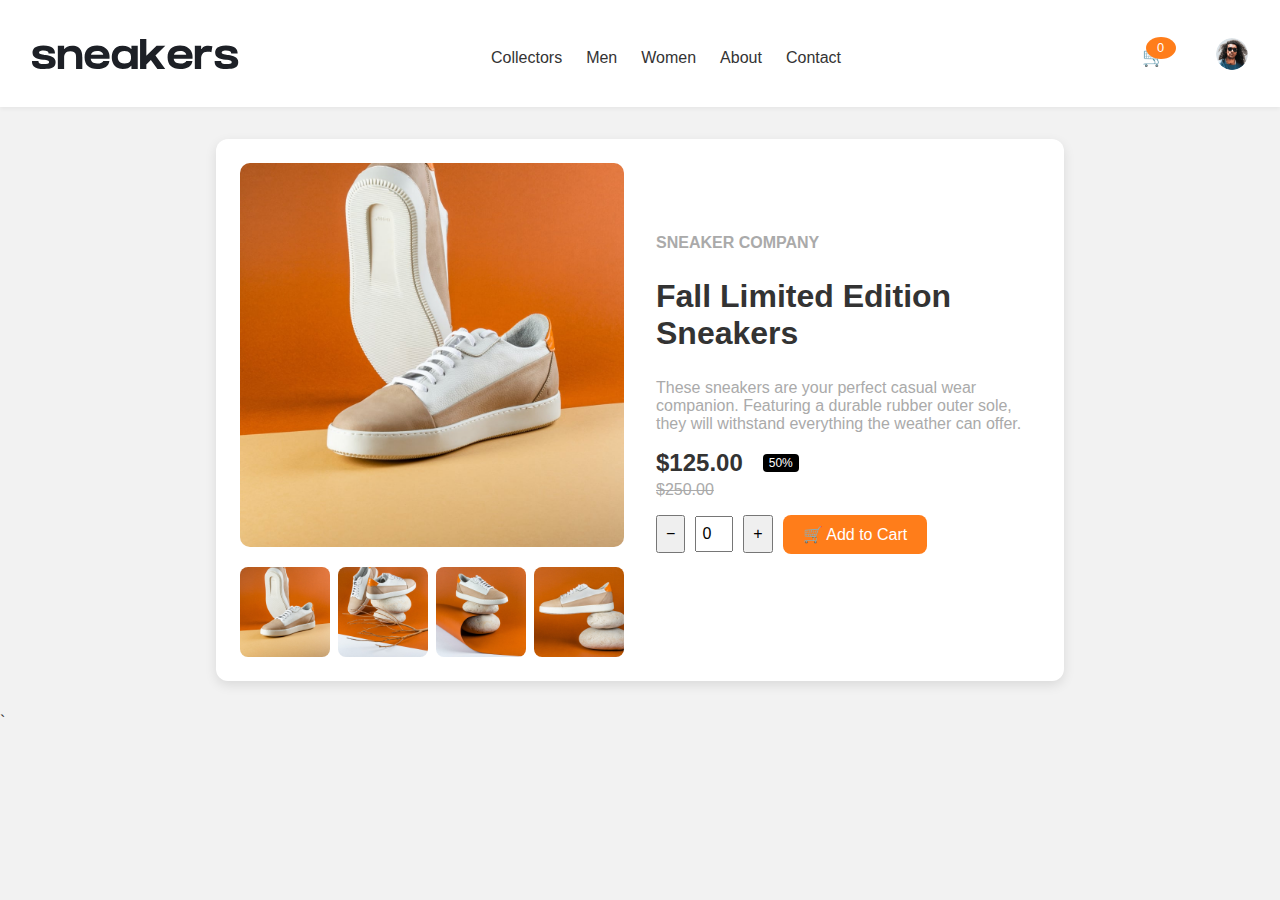
<file: index.html>
<!DOCTYPE html>
<html lang="en">
  <head>
    <meta charset="UTF-8" />
    <meta name="viewport" content="width=device-width, initial-scale=1.0" />
    <title>Fall Limited Edition Sneakers</title>
    <link rel="stylesheet" href="style.css" />
  </head>
  <body>
    <header>
      <nav class="navbar">
        <div class="nav-left">
          <img src="/assets/images/logo.svg" alt="Sneakers Logo" class="logo" />
          <ul class="nav-links">
            <li><a href="#">Collectors</a></li>
            <li><a href="#">Men</a></li>
            <li><a href="#">Women</a></li>
            <li><a href="#">About</a></li>
            <li><a href="#">Contact</a></li>
          </ul>
        </div>
        <div class="cart-icon" onclick="toggleCart()">
          🛒<span id="cart-count">0</span>
        </div>
        <img
          src="/assets/images/image-avatar.png"
          alt="Profile"
          class="profile-icon"
        />
      </nav>
    </header>

    <main class="product-card">
      <section class="gallery">
        <div class="main-image" onclick="openLightbox()">
          <img
            id="current-image"
            src="/assets/images/product1.jpg"
            alt="Sneakers"
          />
        </div>
        <div class="thumbnails">
          <img
            src="/assets/images/product1.jpg"
            onclick="switchImage(this)"
          />
          <img src="/assets/images/product2.jpg" onclick="switchImage(this)" />
          <img src="/assets/images/product3.jpg" onclick="switchImage(this)" />
          <img src="/assets/images/product4.jpg" onclick="switchImage(this)" />
        </div>
      </section>

      <section class="product-details">
        <h1 class="h1">SNEAKER COMPANY</h1>
        <h2 class="h2">
          Fall Limited Edition <br />
          Sneakers
        </h2>
        <p class="description">
          These sneakers are your perfect casual wear companion. Featuring a
          durable rubber outer sole, they will withstand everything the weather
          can offer.
        </p>

        <div class="price">
          <div class="price-top">
            <span class="discounted">$125.00</span>
            <span class="discount-tag">50%</span>
          </div>
          <span class="original">$250.00</span>
        </div>

        <div class="quantity-selector">
          <button onclick="decreaseQty()">−</button>
          <input type="number" id="quantity" value="0" min="0" />
          <button onclick="increaseQty()">+</button>
          <button class="add-to-cart" onclick="addToCart()">
            🛒 Add to Cart
          </button>
        </div>
      </section>
    </main>

    <aside id="cart" class="cart hidden">
      <div class="cart-header">
        <h2>Your Cart</h2>
        <button class="close-cart" onclick="toggleCart()">✖</button>
      </div>
      <ul id="cart-items"></ul>
      <button class="clear-cart" onclick="clearCart()">Clear Cart</button>
    </aside>

    <div id="lightbox" class="lightbox hidden">
      <button class="lightbox-close" onclick="closeLightbox()">✖</button>
      <img
        id="lightbox-image"
        src="/assets/images/product1.jpg"
        alt="Zoomed Sneaker"
      />
    </div>`
    <script src="script.js"></script>
  </body>
</html>
</file>
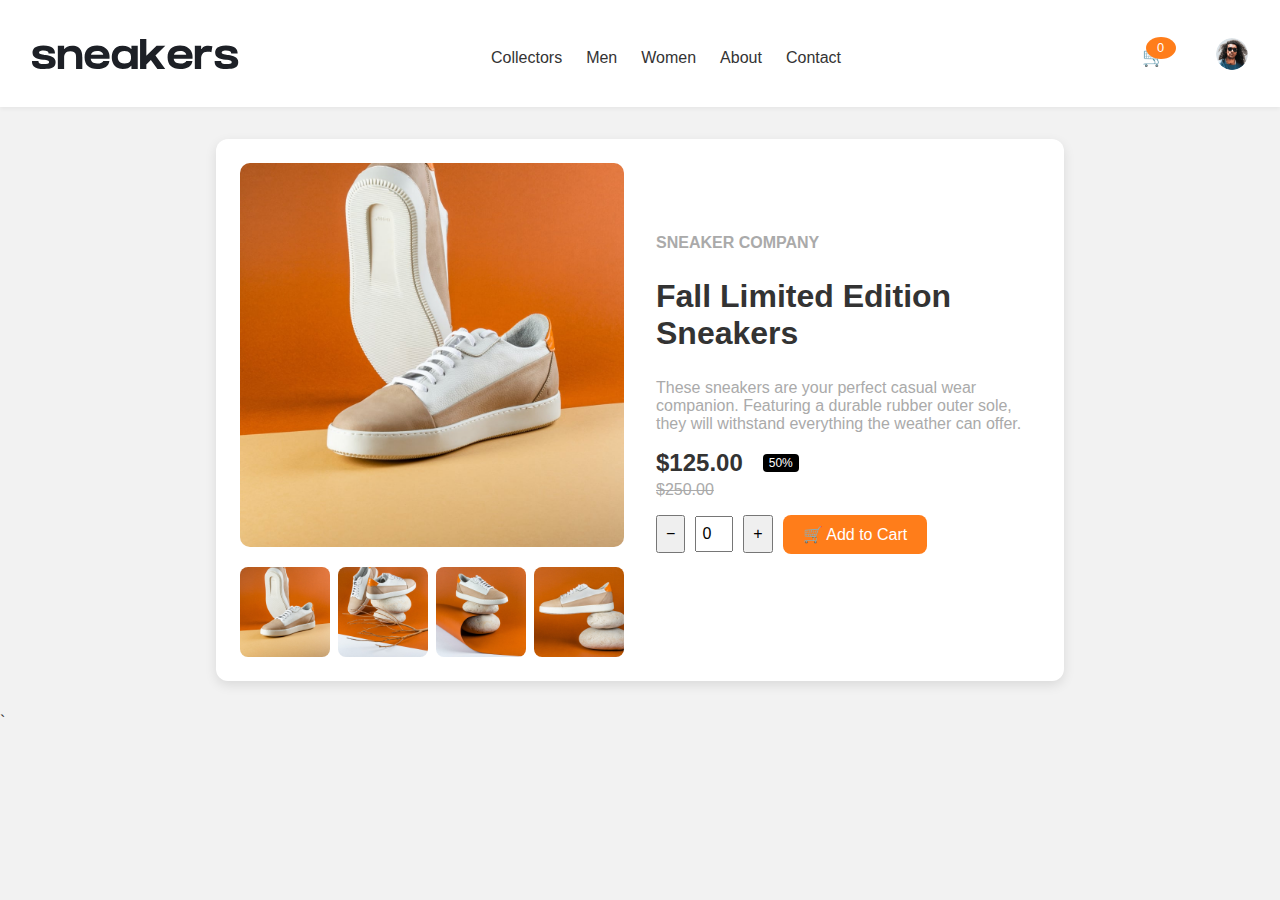
<file: product.html>
<!DOCTYPE html>
<html lang="en">
  <head>
    <meta charset="UTF-8" />
    <meta name="viewport" content="width=device-width, initial-scale=1.0" />
    <title>Fall Limited Edition Sneakers</title>
    <link rel="stylesheet" href="product.css" />
  </head>
  <body>
    <header>
      <nav class="navbar">
        <div class="nav-left">
          <img src="/assets/images/logo.svg" alt="Sneakers Logo" class="logo" />
          <ul class="nav-links">
            <li><a href="#">Collectors</a></li>
            <li><a href="#">Men</a></li>
            <li><a href="#">Women</a></li>
            <li><a href="#">About</a></li>
            <li><a href="#">Contact</a></li>
          </ul>
        </div>
        <div class="cart-icon" onclick="toggleCart()">
          🛒<span id="cart-count">0</span>
        </div>
        <img
          src="/assets/images/image-avatar.png"
          alt="Profile"
          class="profile-icon"
        />
      </nav>
    </header>

    <main class="product-card">
      <section class="gallery">
        <div class="main-image" onclick="openLightbox()">
          <img
            id="current-image"
            src="/assets/images/product1.jpg"
            alt="Sneakers"
          />
        </div>
        <div class="thumbnails">
          <img
            src="/assets/images/product1.jpg"
            onclick="switchImage(this)"
          />
          <img src="/assets/images/product2.jpg" onclick="switchImage(this)" />
          <img src="/assets/images/product3.jpg" onclick="switchImage(this)" />
          <img src="/assets/images/product4.jpg" onclick="switchImage(this)" />
        </div>
      </section>

      <section class="product-details">
        <h1 class="h1">SNEAKER COMPANY</h1>
        <h2 class="h2">
          Fall Limited Edition <br />
          Sneakers
        </h2>
        <p class="description">
          These sneakers are your perfect casual wear companion. Featuring a
          durable rubber outer sole, they will withstand everything the weather
          can offer.
        </p>

        <div class="price">
          <div class="price-top">
            <span class="discounted">$125.00</span>
            <span class="discount-tag">50%</span>
          </div>
          <span class="original">$250.00</span>
        </div>

        <div class="quantity-selector">
          <button onclick="decreaseQty()">−</button>
          <input type="number" id="quantity" value="0" min="0" />
          <button onclick="increaseQty()">+</button>
          <button class="add-to-cart" onclick="addToCart()">
            🛒 Add to Cart
          </button>
        </div>
      </section>
    </main>

    <aside id="cart" class="cart hidden">
      <div class="cart-header">
        <h2>Your Cart</h2>
        <button class="close-cart" onclick="toggleCart()">✖</button>
      </div>
      <ul id="cart-items"></ul>
      <button class="clear-cart" onclick="clearCart()">Clear Cart</button>
    </aside>

    <div id="lightbox" class="lightbox hidden">
      <button class="lightbox-close" onclick="closeLightbox()">✖</button>
      <img
        id="lightbox-image"
        src="/assets/images/product1.jpg"
        alt="Zoomed Sneaker"
      />
    </div>`
    <script src="product.js"></script>
  </body>
</html>
</file>
<file: style.css>
body {
  font-family: 'Helvetica Neue', sans-serif;
  margin: 0;
  padding: 0;
  background: #f2f2f2;
  color: #333;
}

/* Navbar */
.navbar {
  display: flex;
  justify-content: space-between;
  align-items: center;
  padding: 1.5rem 2rem;
  background: #fff;
  box-shadow: 0 2px 4px rgba(0, 0, 0, 0.05);
}

.nav-left {
  display: flex;
  align-items: center;
  gap: 2rem;
}

.logo {
  height: 30px;
}

 .nav-links {
  display: flex;
  gap: 1.5rem;
  list-style: none;
  margin-left: 180px;
  margin-top: 25px;
} 

.nav-links a {
  text-decoration: none;
  color: #333;
  font-weight: 500;
  transition: color 0.3s;
}

.nav-links a:hover {
  color: #ff7d1a;
}

 .cart-icon {
  cursor: pointer;
  position: relative;
  font-size: 1.2rem;
  margin-left: 250px;
  margin-top: 5px;
} 



#cart-count {
  position: absolute;
  top: -8px;
  right: -10px;
  background: #ff7d1a;
  color: white;
  border-radius: 50%;
  padding: 2px 6px;
  font-size: 0.8rem;
  display: flex;
  align-items: center;
  justify-content: center;
  min-width: 18px;
  height: 18px;
}

.profile-icon {
  width: 32px;
  height: 32px;
  border-radius: 50%;
  cursor: pointer;
}

/* Product Card Layout */
.product-card {
  max-width: 800px;
  margin: 2rem auto;
  background: #fff;
  border-radius: 12px;
  box-shadow: 0 4px 12px rgba(0, 0, 0, 0.1);
  display: flex;
  padding: 1.5rem;
  gap: 2rem;
  flex-wrap: wrap;
  overflow-y: auto;
  max-height: calc(100vh - 100px);
}

.price-top {
  display: flex;
  align-items: center;
  gap: 10px;
}

.discount-tag {
  background-color: black;
  color: white;
  font-size: 0.75rem;
  padding: 2px 6px;
  border-radius: 4px;
  margin-left: 10px;
  vertical-align: middle;
}

.h1{
  font-weight: 300;
  font-size: medium;
  font-weight: bold;
  color: #aaa;
}

.h2{
  font-size: xx-large;
}

/* Gallery */
.gallery {
  flex: 1;
  min-width: 300px;
}

.main-image img {
  width: 100%;
  border-radius: 10px;
  cursor: pointer;
}

.thumbnails {
  display: flex;
  justify-content: space-between;
  margin-top: 1rem;
  width: 100%;
}

.thumbnails img {
  width: 90px;
  height: 90px;
  object-fit: cover;
  border-radius: 8px;
  cursor: pointer;
}

.active-thumb {
  opacity: 0.5;
}

.thumbnails img:hover {
  transform: scale(1.1);
}

/* Product Details */
.product-details {
  flex: 1;
  min-width: 300px;
  margin-top: 60px;
}

.price {
  display: flex;
  flex-direction: column;
  align-items: flex-start;
  gap: 4px;
}

.discounted {
  font-size: 1.5rem;
  font-weight: bold;
}

.original {
  text-decoration: line-through;
  color: #aaa;
}

#quantity {
  width: 30px;
  height: 30px;
  font-size: 1rem;
}

.quantity-selector {
  display: flex;
  align-items: center;
  gap: 10px;
  margin-top: 1rem;
  flex-wrap: wrap;
}

.quantity-selector .add-to-cart {
  padding: 10px 20px !important;
  font-size: 1rem;
  background: #ff7d1a;
  color: white;
  border: none;
  border-radius: 8px;
  cursor: pointer;
}

.quantity-selector input[type="number"] {
  width: 50px;
  height: 35px;
  text-align: center;
  font-size: 1rem;
}

.quantity-selector button {
  padding: 0.5rem;
  font-size: 1rem;
  cursor: pointer;
}

.add-to-cart {
  background: #d16822;
  color: white;
  padding: 10px 20px;
  border: none;
  border-radius: 8px;
  cursor: pointer;
  transition: background 0.3s;
}

.add-to-cart:hover {
  background: #e76a00;
}

/* Cart Sidebar */
.cart {
  position: fixed;
  right: 0;
  top: 0;
  width: 320px;
  background: #fff;
  box-shadow: -2px 0 10px rgba(0, 0, 0, 0.1);
  padding: 1rem;
  height: 100%;
  overflow-y: auto;
  z-index: 1000;
}

.cart-header {
  display: flex;
  justify-content: space-between;
  align-items: center;
}

.close-cart {
  background: none;
  border: none;
  font-size: 1.2rem;
  cursor: pointer;
}

.clear-cart {
  margin-top: 1rem;
  background: #eee;
  border: none;
  padding: 0.5rem 1rem;
  cursor: pointer;
  border-radius: 6px;
}

.clear-cart:hover {
  background: #ddd;
}

#cart-items li {
  display: flex;
  justify-content: space-between;
  align-items: center;
  padding: 8px 0;
  border-bottom: 1px solid #eee;
}

#cart-items li button {
  margin-left: 10px;
  padding: 4px 8px;
  font-size: 0.8rem;
  cursor: pointer;
}

/* Lightbox */
.lightbox {
  position: fixed;
  top: 0;
  left: 0;
  width: 100%;
  height: 100%;
  background: rgba(0, 0, 0, 0.8);
  display: flex;
  justify-content: center;
  align-items: center;
  z-index: 999;
}

.lightbox img {
  max-width: 90%;
  max-height: 90%;
  border-radius: 10px;
}

.description{
  color: #aaa;
}

/* Utility */
.hidden {
  display: none;
}

/* Responsive */
@media (max-width: 768px) {

  .nav-links {
    flex-wrap: wrap;
    margin-left: 0;
    margin-top: 0;
    margin-right: 420px;
  }

  .cart-icon {
    margin-left: 0;
    margin-top: 0;
    }
}

@media (max-width: 768px) {
  .product-card {
    flex-direction: column;
    padding: 1rem;
    gap: 1.5rem;
    max-height: none;
    overflow-y: visible;
  }

  .gallery,
  .product-details {
    width: 100%;
  }

  .product-details{
    margin-top: 0;
  }

  .thumbnails {
    justify-content: space-between;
  }

  .quantity-selector {
    flex-wrap: wrap;
    justify-content: space-between;
  }
}

/* Small screens */
@media (max-width: 600px) {
  .navbar {
    flex-direction: column;
    align-items: flex-start;
    padding: 1rem;
  }

  .nav-left {
    flex-direction: column;
    align-items: flex-start;
    gap: 1rem;
  }

  .nav-links {
    flex-direction: column;
    gap: 0.5rem;
    margin: 0;
    padding: 0;
  }

  .logo {
      margin: 0 auto;
  }

  .cart-icon {
    margin: 0;
    align-self: flex-start;
  }

  .profile-icon {
    margin-top: 0;
    align-self: flex-start;
  }

  .product-card {
    flex-direction: column;
    padding: 1rem;
    gap: 1rem;
    max-height: none;
  }

  .gallery,
  .product-details {
    width: 100%;
    margin-top: 0;
  }

  .thumbnails {
    flex-wrap: wrap;
    gap: 0.5rem;
    justify-content: center;
  }

  .quantity-selector {
    flex-direction: column;
    align-items: stretch;
  }

  .add-to-cart {
    width: 100%;
    min-width: unset;
  }

  .description,
  .h1,
  .h2 {
    font-size: 1rem;
    line-height: 1.4;
  }

  .cart {
    width: 100%;
    padding: 1rem;
  }

  .lightbox img {
    max-width: 90%;
    max-height: 80%;
  }
}

/* Medium screens */
@media (min-width: 601px) and (max-width: 1024px) {
  .navbar {
    flex-wrap: wrap;
    justify-content: space-between;
    padding: 1rem 1.5rem;
  }

  .nav-links {
    gap: 1rem;
    margin-left: 0;
    flex-wrap: wrap;
  }

  .product-card {
    flex-direction: row;
    flex-wrap: wrap;
    gap: 1.5rem;
  }

  .gallery,
  .product-details {
    flex: 1 1 100%;
  }

  .quantity-selector {
    flex-wrap: wrap;
    justify-content: space-between;
  }
}

@media (max-width: 600px) {
  .lightbox img {
    max-width: 90%;
    max-height: 80%;
  }

  .lightbox-close {
    top: 10px;
    right: 15px;
    font-size: 1.5rem;
  }
}
</file>
<file: product.css>
body {
  font-family: 'Helvetica Neue', sans-serif;
  margin: 0;
  padding: 0;
  background: #f2f2f2;
  color: #333;
}

/* Navbar */
.navbar {
  display: flex;
  justify-content: space-between;
  align-items: center;
  padding: 1.5rem 2rem;
  background: #fff;
  box-shadow: 0 2px 4px rgba(0, 0, 0, 0.05);
}

.nav-left {
  display: flex;
  align-items: center;
  gap: 2rem;
}

.logo {
  height: 30px;
}

 .nav-links {
  display: flex;
  gap: 1.5rem;
  list-style: none;
  margin-left: 180px;
  margin-top: 25px;
} 

.nav-links a {
  text-decoration: none;
  color: #333;
  font-weight: 500;
  transition: color 0.3s;
}

.nav-links a:hover {
  color: #ff7d1a;
}

 .cart-icon {
  cursor: pointer;
  position: relative;
  font-size: 1.2rem;
  margin-left: 250px;
  margin-top: 5px;
} 



#cart-count {
  position: absolute;
  top: -8px;
  right: -10px;
  background: #ff7d1a;
  color: white;
  border-radius: 50%;
  padding: 2px 6px;
  font-size: 0.8rem;
  display: flex;
  align-items: center;
  justify-content: center;
  min-width: 18px;
  height: 18px;
}

.profile-icon {
  width: 32px;
  height: 32px;
  border-radius: 50%;
  cursor: pointer;
}

/* Product Card Layout */
.product-card {
  max-width: 800px;
  margin: 2rem auto;
  background: #fff;
  border-radius: 12px;
  box-shadow: 0 4px 12px rgba(0, 0, 0, 0.1);
  display: flex;
  padding: 1.5rem;
  gap: 2rem;
  flex-wrap: wrap;
  overflow-y: auto;
  max-height: calc(100vh - 100px);
}

.price-top {
  display: flex;
  align-items: center;
  gap: 10px;
}

.discount-tag {
  background-color: black;
  color: white;
  font-size: 0.75rem;
  padding: 2px 6px;
  border-radius: 4px;
  margin-left: 10px;
  vertical-align: middle;
}

.h1{
  font-weight: 300;
  font-size: medium;
  font-weight: bold;
  color: #aaa;
}

.h2{
  font-size: xx-large;
}

/* Gallery */
.gallery {
  flex: 1;
  min-width: 300px;
}

.main-image img {
  width: 100%;
  border-radius: 10px;
  cursor: pointer;
}

.thumbnails {
  display: flex;
  justify-content: space-between;
  margin-top: 1rem;
  width: 100%;
}

.thumbnails img {
  width: 90px;
  height: 90px;
  object-fit: cover;
  border-radius: 8px;
  cursor: pointer;
}

.active-thumb {
  opacity: 0.5;
}

.thumbnails img:hover {
  transform: scale(1.1);
}

/* Product Details */
.product-details {
  flex: 1;
  min-width: 300px;
  margin-top: 60px;
}

.price {
  display: flex;
  flex-direction: column;
  align-items: flex-start;
  gap: 4px;
}

.discounted {
  font-size: 1.5rem;
  font-weight: bold;
}

.original {
  text-decoration: line-through;
  color: #aaa;
}

#quantity {
  width: 30px;
  height: 30px;
  font-size: 1rem;
}

.quantity-selector {
  display: flex;
  align-items: center;
  gap: 10px;
  margin-top: 1rem;
  flex-wrap: wrap;
}

.quantity-selector .add-to-cart {
  padding: 10px 20px !important;
  font-size: 1rem;
  background: #ff7d1a;
  color: white;
  border: none;
  border-radius: 8px;
  cursor: pointer;
}

.quantity-selector input[type="number"] {
  width: 50px;
  height: 35px;
  text-align: center;
  font-size: 1rem;
}

.quantity-selector button {
  padding: 0.5rem;
  font-size: 1rem;
  cursor: pointer;
}

.add-to-cart {
  background: #d16822;
  color: white;
  padding: 10px 20px;
  border: none;
  border-radius: 8px;
  cursor: pointer;
  transition: background 0.3s;
}

.add-to-cart:hover {
  background: #e76a00;
}

/* Cart Sidebar */
.cart {
  position: fixed;
  right: 0;
  top: 0;
  width: 320px;
  background: #fff;
  box-shadow: -2px 0 10px rgba(0, 0, 0, 0.1);
  padding: 1rem;
  height: 100%;
  overflow-y: auto;
  z-index: 1000;
}

.cart-header {
  display: flex;
  justify-content: space-between;
  align-items: center;
}

.close-cart {
  background: none;
  border: none;
  font-size: 1.2rem;
  cursor: pointer;
}

.clear-cart {
  margin-top: 1rem;
  background: #eee;
  border: none;
  padding: 0.5rem 1rem;
  cursor: pointer;
  border-radius: 6px;
}

.clear-cart:hover {
  background: #ddd;
}

#cart-items li {
  display: flex;
  justify-content: space-between;
  align-items: center;
  padding: 8px 0;
  border-bottom: 1px solid #eee;
}

#cart-items li button {
  margin-left: 10px;
  padding: 4px 8px;
  font-size: 0.8rem;
  cursor: pointer;
}

/* Lightbox */
.lightbox {
  position: fixed;
  top: 0;
  left: 0;
  width: 100%;
  height: 100%;
  background: rgba(0, 0, 0, 0.8);
  display: flex;
  justify-content: center;
  align-items: center;
  z-index: 999;
}

.lightbox img {
  max-width: 90%;
  max-height: 90%;
  border-radius: 10px;
}

.description{
  color: #aaa;
}

/* Utility */
.hidden {
  display: none;
}

/* Responsive */
@media (max-width: 768px) {

  .nav-links {
    flex-wrap: wrap;
    margin-left: 0;
    margin-top: 0;
    margin-right: 420px;
  }

  .cart-icon {
    margin-left: 0;
    margin-top: 0;
    }
}

@media (max-width: 768px) {
  .product-card {
    flex-direction: column;
    padding: 1rem;
    gap: 1.5rem;
    max-height: none;
    overflow-y: visible;
  }

  .gallery,
  .product-details {
    width: 100%;
  }

  .product-details{
    margin-top: 0;
  }

  .thumbnails {
    justify-content: space-between;
  }

  .quantity-selector {
    flex-wrap: wrap;
    justify-content: space-between;
  }
}

@media (max-width: 600px) {
  .nav-links {
    flex-wrap: wrap;
    gap: 1rem;
  }

  .navbar {
    flex-direction: column;
    align-items: flex-start;
  }

  .nav-left {
    flex-direction: column;
    align-items: flex-start;
    gap: 1rem;
  }
}

@media (max-width: 500px) {
  .cart {
    width: 100%;
    padding: 1rem;
  }
}

@media (max-width: 600px) {
  .lightbox img {
    max-width: 90%;
    max-height: 80%;
  }

  .lightbox-close {
    top: 10px;
    right: 15px;
    font-size: 1.5rem;
  }
}

@media (max-width: 600px) {
  .navbar {
    flex-direction: column;
    align-items: flex-start;
    gap: 1rem;
  }

  .nav-left {
    flex-direction: column;
    align-items: flex-start;
    gap: 1rem;
  }

  .nav-links {
    flex-wrap: wrap;
    gap: 1rem;
  }

  .cart-icon,
  .profile-icon {
    align-self: flex-start;
  }

  .profile-icon {
    margin-top: -10px;
  }
}

@media (max-width: 600px) {
  .product-details {
    width: 100%;
    padding: 1rem;

  }

  .quantity-selector {
    flex-wrap: wrap;
    gap: 10px;
  }

  .add-to-cart {
    flex: 1;
    min-width: 120px;
  }

  .description,
  .h1,
  h2 {
    font-size: 1rem;
    line-height: 1.4;
  }
}
</file>
